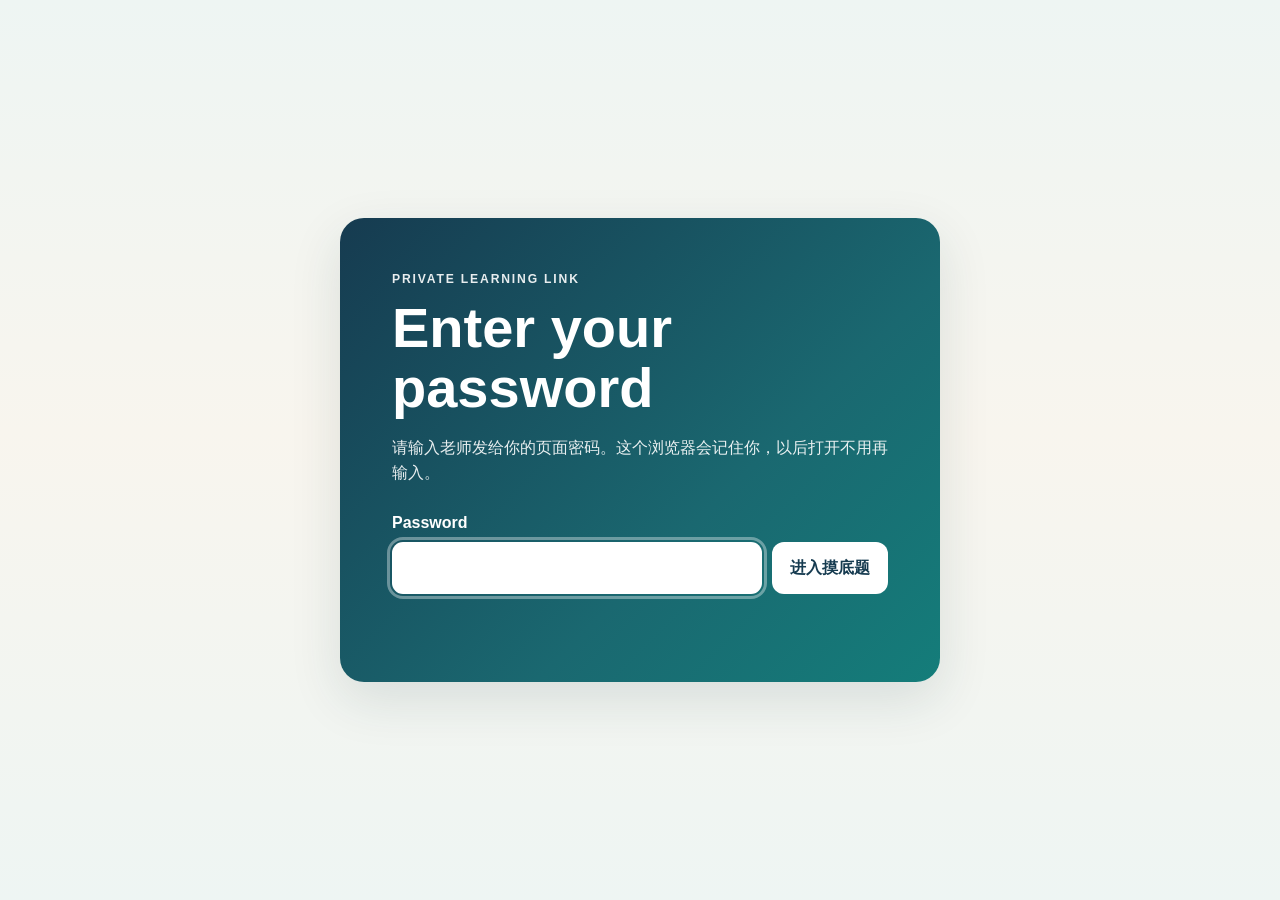
<file: index.html>
<!doctype html>
<html lang="zh-CN" data-access-page="gate">
<head>
  <meta charset="utf-8">
  <meta name="viewport" content="width=device-width,initial-scale=1">
  <meta name="robots" content="noindex,nofollow,noarchive">
  <meta name="description" content="Emily A2 and B1 English diagnostic tests">
  <link rel="icon" href="data:,">
  <link rel="stylesheet" href="assets/styles.css?v=20261111-1">
  <script src="assets/config.js?v=20261111-1" defer></script>
  <script src="assets/access.js?v=20261111-1" defer></script>
  <title>Emily English Diagnostic</title>
</head>
<body>
  <main class="access-shell" id="access-gate">
    <section class="access-card" aria-labelledby="access-title">
      <p class="eyebrow">PRIVATE LEARNING LINK</p>
      <h1 id="access-title">Enter your password</h1>
      <p>请输入老师发给你的页面密码。这个浏览器会记住你，以后打开不用再输入。</p>
      <form id="access-form" novalidate>
        <label for="access-password">Password</label>
        <div class="access-controls">
          <input id="access-password" name="password" type="password" autocomplete="current-password" required>
          <button class="button button-primary" type="submit">进入摸底题</button>
        </div>
        <p class="access-status" id="access-status" role="status" aria-live="polite"></p>
      </form>
    </section>
  </main>
  <div id="diagnostic-content" hidden>
    <a class="skip-link" href="#main">跳到主要内容</a>
    <main class="site-shell" id="main">
    <p class="access-retry" id="access-retry" role="status" hidden><span>暂时无法连接，请检查网络后重试。</span> <button class="button button-secondary" type="button" id="access-retry-button">重试</button></p>
    <header class="hero">
      <p class="eyebrow">ENGLISH DIAGNOSTIC</p>
      <h1>Emily's English starting point</h1>
      <p>两套独立摸底题帮助我们看清 Grammar、Vocabulary、Reading 和 Listening 的当前起点，再安排通往 B1 的学习路线。</p>
    </header>
    <section class="intro-card">
      <h2>How to complete the tests</h2>
      <p>建议先完成 A2，再完成 B1。每套约 55 分钟，Listening 每段最多播放两遍。可以分两次完成；草稿会保存在当前设备。</p>
      <p><strong>正式提交后：</strong>答案会锁定，马上显示分数、错题、可接受答案和原因。</p>
    </section>
    <section class="test-grid" aria-label="Diagnostic tests">
      <article class="test-card">
        <span class="level-chip">A2</span>
        <h2>A2 Diagnostic</h2>
        <p>先检查日常英语基础是否稳定。</p>
        <ul><li>48 questions</li><li>Grammar · Vocabulary · Reading · Listening</li><li>Two short human-narrated recordings</li></ul>
        <a class="button button-primary" href="test/a2/">开始 A2</a>
      </article>
      <article class="test-card">
        <span class="level-chip">B1</span>
        <h2>B1 Diagnostic</h2>
        <p>再检查较长文本、连接关系和听力细节。</p>
        <ul><li>48 questions</li><li>Grammar · Vocabulary · Reading · Listening</li><li>Two longer human-narrated recordings</li></ul>
        <a class="button button-primary" href="test/b1/">开始 B1</a>
      </article>
    </section>
    <section class="source-boundary">
      <strong>Important:</strong> 这是一次摸底，不是等级证书。结果会用来确定下一阶段的学习重点，不会单独证明已经达到或掌握某个 CEFR 等级。
    </section>
    <footer class="site-footer">Prepared for Emily · Private learning link · Do not forward</footer>
    </main>
  </div>
</body>
</html>
</file>
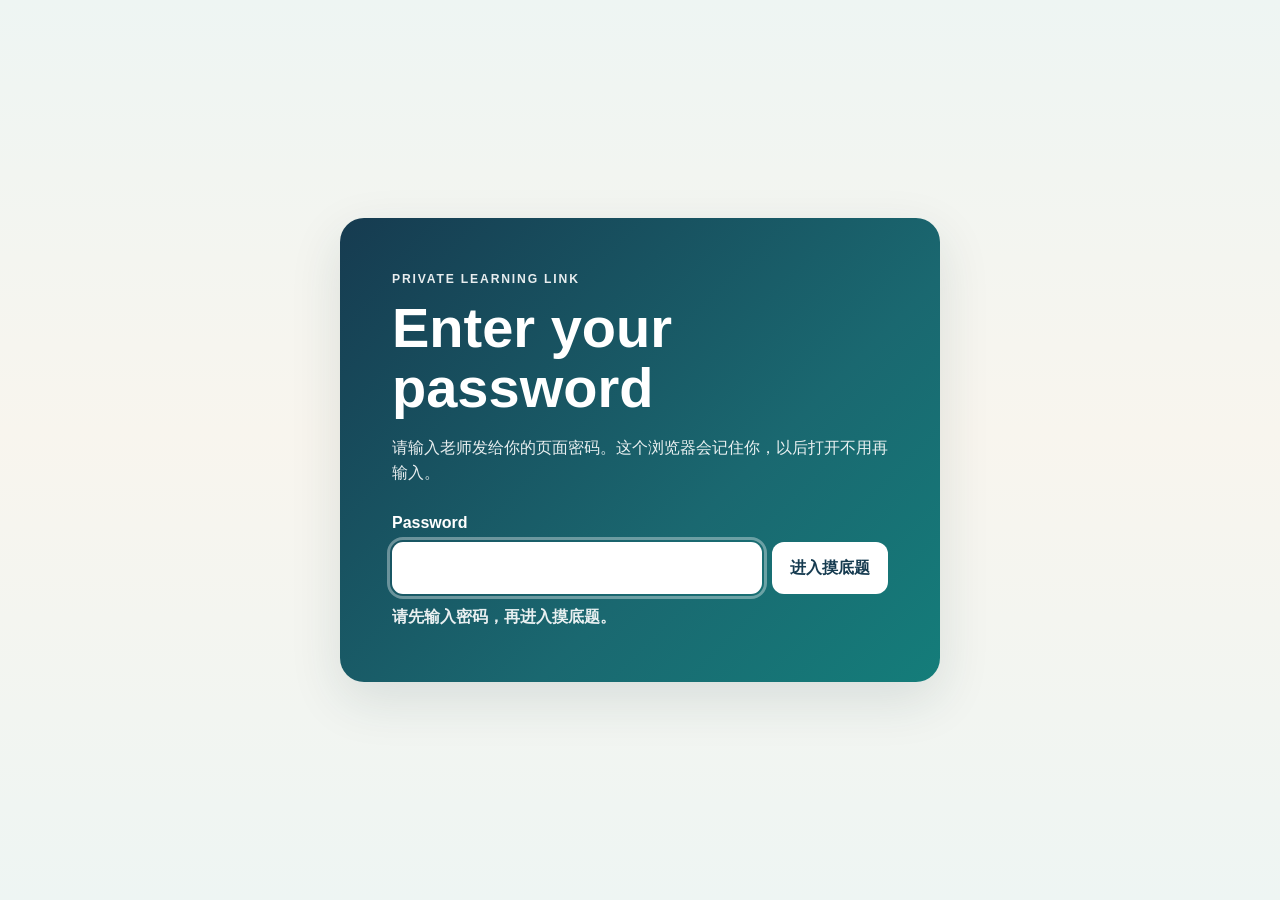
<file: test/a2/index.html>
<!doctype html>
<html lang="zh-CN" data-access-page="protected">
<head>
  <meta charset="utf-8">
  <meta name="viewport" content="width=device-width,initial-scale=1">
  <meta name="robots" content="noindex,nofollow,noarchive">
  <link rel="icon" href="data:,">
  <link rel="stylesheet" href="../../assets/styles.css?v=20261111-1">
  <script src="../../assets/access.js?v=20261111-1"></script>
  <title>A2 English Diagnostic · Emily</title>
</head>
<body hidden>
  <a class="skip-link" href="#test-root">跳到主要内容</a>
  <main class="exam-shell" id="test-root"></main>
  <script src="../../assets/config.js?v=20261111-1"></script>
  <script src="../../data/a2.js"></script>
  <script src="../../assets/app.js?v=20261111-1"></script>
<script type="application/json" id="paper-resource-config">{"resourceId":"emily-a2-diagnostic-v1","baseline":"c19f4e307ca07c906058ec3b707200ad8361cef24284c58b521459d75c1b864d","state":{"version":2,"id":"emily-a2-diagnostic-v1","width":1200,"items":[]}}</script><script src="../../assets/paper-start.js?v=20261111-1" defer></script></body>
</html>
</file>
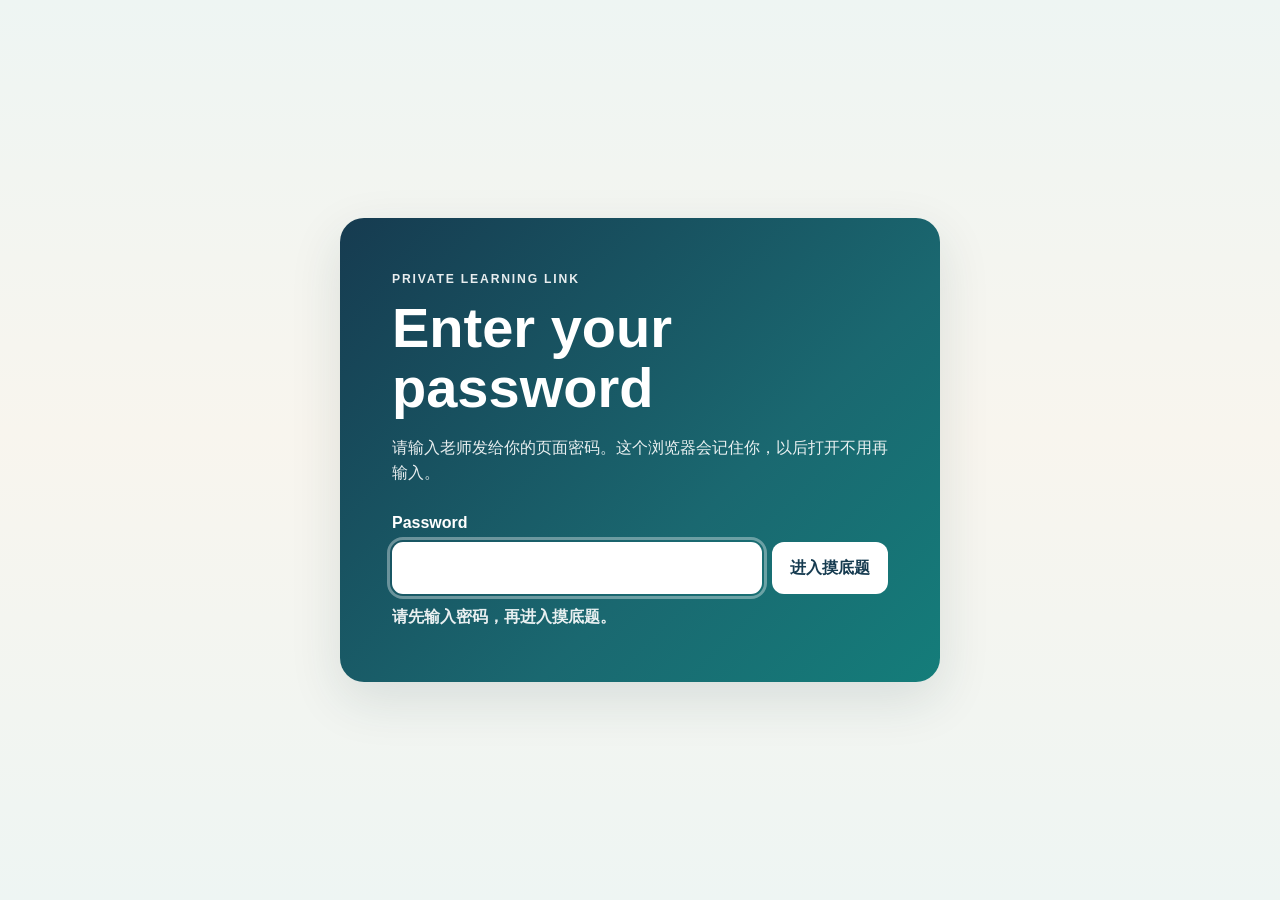
<file: test/b1/index.html>
<!doctype html>
<html lang="zh-CN" data-access-page="protected">
<head>
  <meta charset="utf-8">
  <meta name="viewport" content="width=device-width,initial-scale=1">
  <meta name="robots" content="noindex,nofollow,noarchive">
  <link rel="icon" href="data:,">
  <link rel="stylesheet" href="../../assets/styles.css?v=20261111-1">
  <script src="../../assets/access.js?v=20261111-1"></script>
  <title>B1 English Diagnostic · Emily</title>
</head>
<body hidden>
  <a class="skip-link" href="#test-root">跳到主要内容</a>
  <main class="exam-shell" id="test-root"></main>
  <script src="../../assets/config.js?v=20261111-1"></script>
  <script src="../../data/b1.js"></script>
  <script src="../../assets/app.js?v=20261111-1"></script>
<script type="application/json" id="paper-resource-config">{"resourceId":"emily-b1-diagnostic-v1","baseline":"17a90a74c23e08c0d673a2aff006b7300598e5c59a27374c499b75f37bee246c","state":{"version":2,"id":"emily-b1-diagnostic-v1","width":1200,"items":[]}}</script><script src="../../assets/paper-start.js?v=20261111-1" defer></script></body>
</html>
</file>
<file: assets/styles.css>
:root{--ink:#1b2a35;--muted:#5f6f79;--paper:#fffdf8;--wash:#f2f6f5;--navy:#163b50;--teal:#147d7a;--mint:#dff3ec;--gold:#d79a2b;--goldwash:#fff3d5;--line:#d9e2df;--green:#287451;--greenwash:#e8f6ee;--red:#a93f46;--redwash:#fff0f0;--shadow:0 18px 52px rgba(24,57,69,.12)}
[hidden]{display:none!important}
*{box-sizing:border-box}html{scroll-behavior:smooth}body{margin:0;background:linear-gradient(180deg,#eef5f3 0,#f8f5ee 48%,#eef5f3 100%);color:var(--ink);font:16px/1.6 -apple-system,BlinkMacSystemFont,"Segoe UI",sans-serif}a{color:var(--teal)}button,input{font:inherit}.skip-link{position:absolute;left:-9999px}.skip-link:focus{left:14px;top:14px;z-index:20;background:#fff;padding:8px 12px;border-radius:8px}.access-shell{min-height:100vh;display:grid;place-items:center;padding:22px}.access-card{width:min(600px,100%);padding:clamp(28px,6vw,52px);border-radius:24px;color:#fff;background:linear-gradient(135deg,var(--navy),#1a6870 62%,var(--teal));box-shadow:var(--shadow)}.access-card h1{font-size:clamp(2rem,7vw,3.5rem);line-height:1.08;margin:.2rem 0 1rem}.access-card p{color:rgba(255,255,255,.9)}.access-card label{display:block;font-weight:800;margin:24px 0 7px}.access-controls{display:grid;grid-template-columns:1fr auto;gap:10px}.access-controls input{min-width:0;padding:11px 12px;border:2px solid transparent;border-radius:11px}.access-controls input:focus{outline:3px solid rgba(255,255,255,.36);outline-offset:2px}.access-controls .button-primary{background:#fff;color:var(--navy)}.access-status{min-height:1.6em;margin:.65rem 0 0;font-weight:750}.site-shell{width:min(1120px,calc(100% - 28px));margin:24px auto 56px}.hero,.exam-hero{padding:clamp(30px,6vw,66px);border-radius:28px;color:#fff;background:linear-gradient(135deg,var(--navy),#1a6870 62%,var(--teal));box-shadow:var(--shadow);position:relative;overflow:hidden}.hero:after,.exam-hero:after{content:"";position:absolute;width:260px;height:260px;border-radius:50%;right:-90px;top:-120px;background:rgba(255,255,255,.09)}.eyebrow{margin:0 0 8px;font-size:.76rem;font-weight:800;letter-spacing:.15em;text-transform:uppercase}.hero h1,.exam-hero h1{font-size:clamp(2.3rem,7vw,4.8rem);line-height:1.02;margin:.2rem 0 1rem;max-width:850px}.hero p,.exam-hero p{max-width:760px;margin:.5rem 0;color:rgba(255,255,255,.9)}.intro-card,.test-card,.section-card,.result-panel,.progress-bar,.source-boundary{background:var(--paper);border:1px solid var(--line);border-radius:20px;box-shadow:0 10px 34px rgba(24,57,69,.08)}.intro-card{margin:24px 0;padding:24px 28px}.intro-card h2{margin:0 0 8px}.test-grid{display:grid;grid-template-columns:repeat(2,minmax(0,1fr));gap:20px;margin:20px 0}.test-card{padding:26px;display:flex;flex-direction:column;align-items:flex-start}.level-chip{display:inline-flex;padding:5px 11px;border-radius:999px;background:var(--mint);color:var(--green);font-weight:800}.test-card h2{font-size:1.8rem;margin:14px 0 6px}.test-card ul{padding-left:1.2rem;margin:.5rem 0 1.4rem}.button{display:inline-flex;align-items:center;justify-content:center;min-height:46px;border:0;border-radius:12px;padding:10px 18px;font-weight:800;cursor:pointer;text-decoration:none}.button-primary{background:var(--teal);color:#fff}.button-secondary{background:#fff;color:var(--navy);border:1px solid var(--line)}.button:disabled{opacity:.55;cursor:not-allowed}.small{font-size:.88rem;color:var(--muted)}.site-footer{padding:22px 4px;color:var(--muted);font-size:.88rem}.exam-shell{width:min(1000px,calc(100% - 24px));margin:18px auto 80px}.exam-nav{display:flex;justify-content:space-between;align-items:center;margin:0 2px 12px}.exam-nav a{text-decoration:none;font-weight:750}.exam-hero{border-radius:22px;padding:34px 38px}.exam-hero h1{font-size:clamp(2rem,6vw,3.7rem)}.exam-meta{display:flex;flex-wrap:wrap;gap:10px;margin-top:18px}.exam-meta span{padding:6px 10px;border-radius:999px;background:rgba(255,255,255,.14);font-size:.88rem}.instructions{margin:18px 0;padding:18px 21px;border-radius:16px;background:var(--goldwash);border-left:5px solid var(--gold)}.instructions strong{display:block;color:#69470e}.progress-bar{position:sticky;top:8px;z-index:8;margin:16px 0;padding:12px 16px;display:grid;grid-template-columns:1fr auto;gap:7px 14px;align-items:center}.progress-track{height:9px;border-radius:999px;background:#e5ece9;overflow:hidden;grid-column:1/-1}.progress-fill{height:100%;width:0;background:linear-gradient(90deg,var(--teal),#5cb987);transition:width .2s}.section-card{margin:20px 0;padding:clamp(20px,4vw,34px)}.section-head{border-bottom:1px solid var(--line);padding-bottom:13px;margin-bottom:18px}.section-head h2{margin:0;font-size:1.75rem}.section-head p{margin:5px 0;color:var(--muted)}.task{margin:25px 0 36px}.task>header h3{font-size:1.3rem;margin:0 0 4px}.task>header p{margin:.2rem 0 1rem;color:var(--muted)}.passage{padding:20px 22px;background:#f8faf8;border:1px solid var(--line);border-radius:14px;margin:14px 0 20px}.passage h3{margin-top:0}.question{border:1px solid var(--line);border-radius:14px;padding:16px 18px;margin:13px 0;min-inline-size:0}.question legend{font-weight:760;padding:0 6px;max-width:100%}.question legend span{display:inline-flex;min-width:42px;color:var(--teal)}.choices{display:grid;gap:8px;margin-top:12px}.choices label{display:flex;gap:10px;align-items:flex-start;padding:10px 12px;border:1px solid #e1e8e5;border-radius:10px;cursor:pointer;background:#fff}.choices label:has(input:checked){border-color:var(--teal);background:#eff9f6}.choices input{margin-top:.32rem;accent-color:var(--teal)}.choice-letter{font-weight:850;color:var(--navy);min-width:22px}.short-answer{display:block;margin-top:12px}.short-answer span{display:block;color:var(--muted);font-size:.86rem}.short-answer input{width:100%;margin-top:5px;padding:11px 12px;border:1px solid #bdcac6;border-radius:9px;background:#fff}.audio-card{padding:17px;background:var(--mint);border-radius:14px;margin:14px 0}.audio-card audio{width:100%;margin:8px 0}.audio-state{margin:0;color:var(--green);font-size:.88rem;font-weight:700}.credit{font-size:.82rem;color:var(--muted);margin-top:8px}.credit summary{cursor:pointer}.submit-zone{margin:24px 0;padding:24px;border-radius:20px;background:var(--navy);color:#fff;box-shadow:var(--shadow);display:flex;gap:18px;align-items:center;justify-content:space-between}.submit-zone p{margin:0;color:rgba(255,255,255,.86)}.submit-zone .button{flex:0 0 auto}.feedback{margin:14px -4px -4px;padding:13px 15px;border-radius:10px;background:#f7f8f8}.feedback p{margin:.25rem 0}.question.correct{border-color:#7bb995;background:var(--greenwash)}.question.incorrect{border-color:#d88b90;background:var(--redwash)}.question.correct .feedback{background:#dff1e7}.question.incorrect .feedback{background:#ffe4e4}.result-panel{margin:22px 0;padding:clamp(24px,5vw,40px)}.result-panel h2{font-size:2.4rem;margin:.2rem 0}.result-grid{display:grid;grid-template-columns:repeat(5,minmax(0,1fr));gap:10px;margin:18px 0}.result-grid div{padding:13px;border-radius:12px;background:#f0f6f4;text-align:center}.result-grid strong{display:block;font-size:1.45rem;color:var(--navy)}.result-grid span{font-size:.78rem;color:var(--muted)}.interpretation{padding:14px 16px;border-left:5px solid var(--gold);background:var(--goldwash);border-radius:10px}dialog{border:0;border-radius:18px;padding:0;box-shadow:0 28px 90px rgba(0,0,0,.28);max-width:520px;width:calc(100% - 28px)}dialog::backdrop{background:rgba(14,28,36,.6)}.dialog-body{padding:25px}.dialog-body h2{margin-top:0}.dialog-actions{display:flex;justify-content:flex-end;gap:10px;margin-top:20px}.receipt-frame{position:absolute;width:1px;height:1px;border:0;clip:rect(0,0,0,0);overflow:hidden}.source-boundary{padding:17px 20px;margin:18px 0;color:var(--muted)}
@media(max-width:720px){.access-controls{grid-template-columns:1fr}.access-controls .button{width:100%}.test-grid{grid-template-columns:1fr}.hero,.exam-hero{border-radius:20px;padding:30px 24px}.exam-shell,.site-shell{width:min(100% - 18px,1000px);margin-top:9px}.section-card{padding:20px 14px}.question{padding:14px 12px}.progress-bar{top:4px}.submit-zone{align-items:stretch;flex-direction:column}.result-grid{grid-template-columns:repeat(2,1fr)}.result-grid div:first-child{grid-column:1/-1}.dialog-actions{flex-direction:column-reverse}.dialog-actions .button{width:100%}}
.result-overview{display:grid;grid-template-columns:repeat(4,minmax(0,1fr));gap:10px;margin:18px 0}.result-overview div{padding:13px;border-radius:12px;background:#f0f6f4;text-align:center}.result-overview strong{display:block;font-size:1.45rem;color:var(--navy)}.result-overview span{font-size:.78rem;color:var(--muted)}.result-subheading{margin:24px 0 4px}.result-panel .result-grid{grid-template-columns:repeat(4,minmax(0,1fr));margin:10px 0 18px}.mistake-review{margin:28px 0 20px;padding-top:22px;border-top:1px solid var(--line)}.mistake-review h3{font-size:1.5rem;margin:0}.mistake-list{display:grid;gap:12px;margin:16px 0}.mistake-card{padding:16px 18px;border:1px solid #d88b90;border-radius:14px;background:var(--redwash)}.mistake-heading{display:flex;justify-content:space-between;gap:12px;align-items:center}.mistake-heading strong{color:var(--red)}.mistake-heading span{font-size:.82rem;color:var(--muted)}.mistake-prompt{margin:8px 0 12px;font-weight:750}.answer-comparison{display:grid;grid-template-columns:1fr 1fr;gap:10px}.answer-comparison div{padding:11px 12px;border-radius:10px;background:#fff}.answer-comparison span{display:block;color:var(--muted);font-size:.78rem}.answer-comparison strong{display:block;margin-top:2px}.mistake-explanation{margin:12px 0 0}.mistake-review+.button{margin-top:4px}
@media(max-width:720px){.result-overview,.result-panel .result-grid,.answer-comparison{grid-template-columns:1fr}.result-grid div:first-child{grid-column:auto}}
@media print{@page{margin:12mm}body{background:#fff;font-size:10pt}.exam-nav,.progress-bar,.submit-zone,dialog,.audio-card audio,.button{display:none!important}.exam-shell{width:100%;margin:0}.exam-hero,.section-card,.result-panel{box-shadow:none;border-radius:0}.exam-hero{color:#111;background:#fff;border-bottom:2px solid #111;padding:12px 0}.exam-hero p{color:#333}.exam-meta span{color:#333;border:1px solid #bbb}.section-card{border:0;padding:18px 0}.question,.passage,.audio-card,.mistake-card{break-inside:avoid}.result-panel{border:1px solid #bbb}}
/* Window adaptation, 2026-11-04. Screen only; print rules above are unchanged. */
@media screen{
.site-shell,.exam-shell,.section-card,.task,.question,.passage,.result-panel,.mistake-card,.submit-zone,.intro-card,.test-card{min-width:0}
.submit-zone>div,.mistake-heading>*,.answer-comparison>div,.result-grid>div,.result-overview>div,.choices label>*,.progress-bar>*{min-width:0}
img,audio,video{max-width:100%}img,video{height:auto}
pre{max-width:100%;white-space:pre-wrap;overflow-wrap:anywhere}
.button,button{white-space:normal}
/* Learner-entered answers, keys and explanations wrap inside their own card. */
.question legend,.feedback,.mistake-prompt,.mistake-explanation,.answer-comparison strong,.short-answer span{overflow-wrap:anywhere}
.choices label>span:last-child{overflow-wrap:anywhere}
/* Any authored passage or result table scrolls in its own wrapper, never widening the pane. */
.passage table:not([hidden]),.result-panel table:not([hidden]),.mistake-card table:not([hidden]){display:block;max-width:100%;min-width:0;overflow-x:auto;overflow-wrap:normal}
/* Clear the sticky progress bar when a question, panel or field is scrolled to. */
.question,.task,.section-card,.result-panel,.passage{scroll-margin-top:96px}
}
/* Reading panes, 2026-11-04.
   Each reading task already holds its own passage plus its own six questions, so the
   existing article.task is the pane pair: no wrapper is inserted and no node is moved.
   That is deliberate — paper-editor.js anchors every saved annotation with an
   elementPath() selector rooted at #exam-form, and syncPositions() hides any item whose
   selector stops resolving, so adding a wrapper level would hide saved marks.
   Panes need real width and real height to beat ordinary flow, hence both queries.
   Screen only: print keeps the original passage-then-questions order from the DOM. */
@media screen and (min-width:880px) and (min-height:560px){
.section-card[data-section="Reading"] .task{
 --reading-pane:min(72dvh,720px);
 display:grid;grid-template-columns:minmax(0,1fr) minmax(0,1fr);
 column-gap:26px;row-gap:0;align-items:start;
 max-height:var(--reading-pane);overflow:auto;scrollbar-gutter:stable
}
.section-card[data-section="Reading"] .task>*{grid-column:1;min-width:0}
.section-card[data-section="Reading"] .task>header{grid-column:1/-1}
/* The passage holds column 1 for the whole run of questions and stays open while they scroll. */
.section-card[data-section="Reading"] .task>.passage{
 grid-column:1;grid-row:2/span 13;
 position:sticky;top:0;align-self:start;margin:0;
 max-height:calc(var(--reading-pane) - 26px);
 overflow:auto;overscroll-behavior:contain;scrollbar-gutter:stable
}
.section-card[data-section="Reading"] .task>.question{grid-column:2;margin:0 0 13px}
.section-card[data-section="Reading"] .task>.question:last-of-type{margin-bottom:0}
.section-card[data-section="Reading"] .task>.passage,.section-card[data-section="Reading"] .task>.question{scroll-margin-top:12px}
}
@media screen and (max-width:420px){
.hero,.exam-hero{padding:22px 18px}
.hero h1,.exam-hero h1{font-size:clamp(1.6rem,8.5vw,2.3rem);max-width:none}
.hero p,.exam-hero p{font-size:.95rem}
.exam-nav{flex-wrap:wrap;gap:2px 10px}
.exam-meta{margin-top:12px;gap:6px}
.exam-meta span{padding:4px 8px;font-size:.8rem}
.instructions{padding:14px 15px;font-size:.93rem}
/* Both labels get the full width instead of being squeezed into two columns. */
.progress-bar{grid-template-columns:minmax(0,1fr);padding:10px 12px;gap:4px 10px}
.section-card{padding:16px 12px}
.section-head{padding-bottom:10px;margin-bottom:14px}
.section-head h2{font-size:1.4rem}
.task>header h3{font-size:1.15rem}
.passage{padding:16px 15px}
.result-panel h2{font-size:1.9rem}
.mistake-heading{flex-wrap:wrap;gap:4px 12px}
}
/* Short windows, including 200% zoom and landscape phones: the header gives back answer space. */
@media screen and (max-height:500px){
.access-shell{min-height:100dvh;padding:12px}
.access-card{padding:18px 20px;border-radius:16px}
.access-card h1{font-size:clamp(1.4rem,3.4vw,2rem);margin:.1rem 0 .5rem}
.access-card label{margin:12px 0 5px}
.eyebrow{margin-bottom:4px}
.site-shell{margin:12px auto 32px}
.exam-shell{margin:10px auto 48px}
.exam-nav{margin-bottom:8px}
.hero,.exam-hero{padding:16px 20px;border-radius:14px}
.hero h1,.exam-hero h1{font-size:clamp(1.3rem,3.2vw,1.9rem);line-height:1.12;margin:.1rem 0 .4rem;max-width:none}
.hero p,.exam-hero p{margin:.25rem 0;font-size:.92rem}
.exam-meta{margin-top:8px;gap:6px}
.exam-meta span{padding:3px 8px;font-size:.78rem}
.intro-card{margin:12px 0;padding:14px 16px}
.instructions{margin:10px 0;padding:10px 13px;font-size:.9rem}
.progress-bar{top:4px;margin:9px 0;padding:8px 12px;gap:5px 12px}
.section-card{margin:12px 0}
.section-head{padding-bottom:9px;margin-bottom:13px}
.section-head h2{font-size:1.3rem}
.task{margin:16px 0 24px}
.task>header h3{font-size:1.1rem}
.task>header p{margin:.2rem 0 .7rem}
.result-panel h2{font-size:1.8rem}
.question,.task,.section-card,.result-panel,.passage{scroll-margin-top:72px}
}
/* Narrow and short-window reading panes, 2026-11-04.
   Same independent-pane contract as the wide layout, stacked instead of side by side:
   the bounded task is the questions' scroller, the passage is sticky at its top with its
   own bounded height and overflow, and the question rows run beneath it. The task header
   scrolls away inside the task while the passage stays visible. Still no DOM change, so
   every elementPath() annotation selector keeps resolving.
   Applies whenever the wide pane query does not: narrow width, or any short window. */
@media screen and (max-width:879px),screen and (min-width:880px) and (max-height:559px){
.section-card[data-section="Reading"] .task{
 --reading-pane:min(84dvh,720px);
 --reading-passage:calc(var(--reading-pane) * .4);
 max-height:var(--reading-pane);overflow:auto;overscroll-behavior-x:contain;
 scrollbar-gutter:stable;
 /* Keyboard focus and scrollIntoView land below the sticky passage, never behind it. */
 scroll-padding-top:calc(var(--reading-passage) + 16px)
}
.section-card[data-section="Reading"] .task>.passage{
 /* Already opaque; named here so the sticky layer has one themeable source of truth. */
 --passage-bg:#f8faf8;background:var(--passage-bg);
 position:sticky;top:0;z-index:3;
 max-height:var(--reading-passage);min-height:4.6em;
 overflow:auto;overscroll-behavior:contain;scrollbar-gutter:stable;
 margin:0 0 14px;
 border-bottom:1px solid var(--line);
 box-shadow:0 8px 16px -8px rgba(24,57,69,.22)
}
/* The container's scroll-padding does the offsetting; no second allowance here. */
.section-card[data-section="Reading"] .task>.question{scroll-margin-top:0}
.section-card[data-section="Reading"] .task>.question:last-of-type{margin-bottom:0}
}
/* Short windows keep the 40/60 passage-to-questions split on a smaller pane. */
@media screen and (max-height:559px){
.section-card[data-section="Reading"] .task{--reading-pane:min(88dvh,430px)}
}
/* Sign-in kept on a failed connection, and the waiting receipt, 2026-11-11. */
.access-retry{display:flex;flex-wrap:wrap;align-items:center;gap:8px 14px;margin:0 0 14px;padding:12px 16px;border-radius:14px;background:var(--goldwash);border-left:5px solid var(--gold);color:#69470e;font-weight:700}
.access-retry>span{min-width:0;flex:1 1 220px}
.access-retry .button{min-height:40px;padding:8px 16px}
.result-panel.result-held h2{font-size:clamp(1.4rem,4.4vw,2rem);line-height:1.25;overflow-wrap:anywhere}
.submit-status-link{color:#fff;font-weight:800}
@media print{.access-retry{display:none!important}}
</file>
